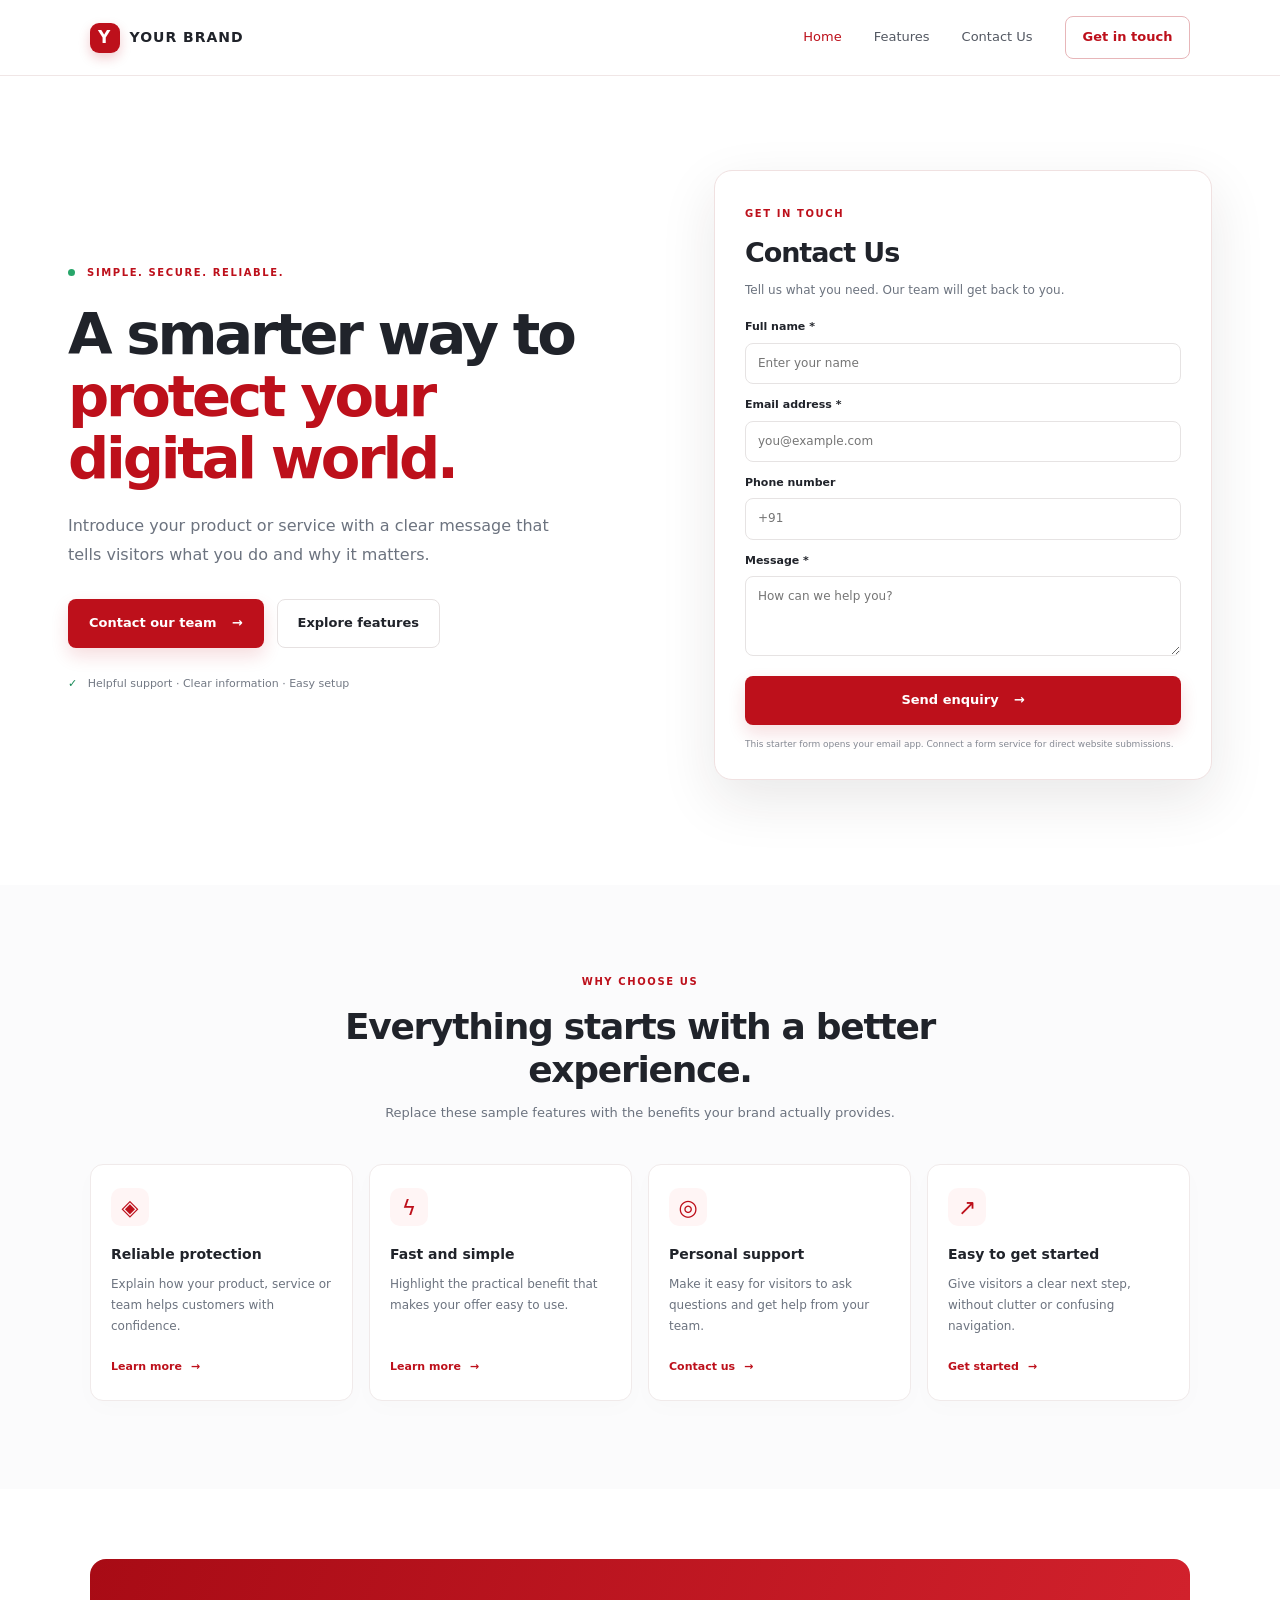
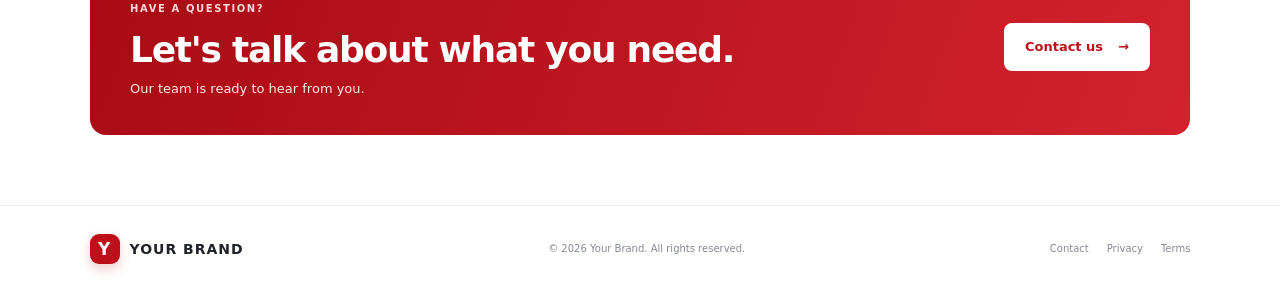
<file: index.html>
<!doctype html>
<html lang="en">
<head>
  <meta charset="utf-8">
  <meta name="viewport" content="width=device-width, initial-scale=1">
  <meta name="description" content="Discover our products, services and support options.">
  <title>Your Brand | Welcome</title>
  <link rel="stylesheet" href="styles.css">
  <meta name="google-site-verification" content="j-N8WXXa1IsybjfwcRUC06ztylhBOO2hi_dHNZVJJu8" />
</head>
<body>
  <header class="site-header">
    <a class="brand" href="index.html" aria-label="Your Brand home">
      <span class="brand-mark">Y</span><span>YOUR BRAND</span>
    </a>
    <button class="menu-toggle" aria-label="Toggle navigation" aria-expanded="false">☰</button>
    <nav class="nav-links" aria-label="Main navigation">
      <a class="active" href="index.html">Home</a>
      <a href="#features">Features</a>
      <a href="contact.html">Contact Us</a>
      <a class="nav-cta" href="contact.html">Get in touch</a>
    </nav>
  </header>

  <main>
    <section class="hero">
      <div class="hero-copy">
        <span class="eyebrow"><span class="status-dot"></span> SIMPLE. SECURE. RELIABLE.</span>
        <h1>A smarter way to <span>protect your digital world.</span></h1>
        <p class="hero-lead">Introduce your product or service with a clear message that tells visitors what you do and why it matters.</p>
        <div class="hero-actions">
          <a class="button button-primary" href="contact.html">Contact our team <span aria-hidden="true">→</span></a>
          <a class="button button-secondary" href="#features">Explore features</a>
        </div>
        <div class="trust-note"><span class="trust-icon">✓</span> Helpful support · Clear information · Easy setup</div>
      </div>
      <div class="hero-contact-card">
        <div class="hero-form-heading">
          <span class="eyebrow">GET IN TOUCH</span>
          <h2>Contact Us</h2>
          <p>Tell us what you need. Our team will get back to you.</p>
        </div>
        <form id="contact-form" class="hero-contact-form">
          <div class="form-row"><label for="name">Full name *</label><input id="name" name="name" autocomplete="name" placeholder="Enter your name" required></div>
          <div class="form-row"><label for="email">Email address *</label><input id="email" name="email" type="email" autocomplete="email" placeholder="you@example.com" required></div>
          <div class="form-row"><label for="phone">Phone number</label><input id="phone" name="phone" type="tel" autocomplete="tel" placeholder="+91"></div>
          <div class="form-row"><label for="message">Message *</label><textarea id="message" name="message" rows="3" placeholder="How can we help you?" required></textarea></div>
          <input type="hidden" name="subject" value="Website enquiry">
          <button class="button button-primary submit-button" type="submit">Send enquiry <span aria-hidden="true">→</span></button>
          <p class="form-status" id="form-status" role="status">This starter form opens your email app. Connect a form service for direct website submissions.</p>
        </form>
      </div>
    </section>

    <section class="feature-section" id="features">
      <div class="section-heading">
        <span class="eyebrow">WHY CHOOSE US</span>
        <h2>Everything starts with a better experience.</h2>
        <p>Replace these sample features with the benefits your brand actually provides.</p>
      </div>
      <div class="feature-grid">
        <article class="feature-card"><span class="feature-icon">◈</span><h3>Reliable protection</h3><p>Explain how your product, service or team helps customers with confidence.</p><a href="contact.html">Learn more <span>→</span></a></article>
        <article class="feature-card"><span class="feature-icon">ϟ</span><h3>Fast and simple</h3><p>Highlight the practical benefit that makes your offer easy to use.</p><a href="contact.html">Learn more <span>→</span></a></article>
        <article class="feature-card"><span class="feature-icon">◎</span><h3>Personal support</h3><p>Make it easy for visitors to ask questions and get help from your team.</p><a href="contact.html">Contact us <span>→</span></a></article>
        <article class="feature-card"><span class="feature-icon">↗</span><h3>Easy to get started</h3><p>Give visitors a clear next step, without clutter or confusing navigation.</p><a href="contact.html">Get started <span>→</span></a></article>
      </div>
    </section>

    <section class="cta-strip">
      <div><span class="eyebrow">HAVE A QUESTION?</span><h2>Let's talk about what you need.</h2><p>Our team is ready to hear from you.</p></div>
      <a class="button button-light" href="contact.html">Contact us <span>→</span></a>
    </section>
  </main>

  <footer class="site-footer">
    <a class="brand footer-brand" href="index.html"><span class="brand-mark">Y</span><span>YOUR BRAND</span></a>
    <p>© <span data-year></span> Your Brand. All rights reserved.</p>
    <div><a href="contact.html">Contact</a><a href="#" data-privacy>Privacy</a><a href="#" data-terms>Terms</a></div>
  </footer>


  <script src="script.js"></script>

<!--Start of Tawk.to Script-->
<script type="text/javascript">
var Tawk_API=Tawk_API||{}, Tawk_LoadStart=new Date();
(function(){
var s1=document.createElement("script"),s0=document.getElementsByTagName("script")[0];
s1.async=true;
s1.src='https://embed.tawk.to/6ae1ae9af6f5483470c15702/1k60p43fe';
s1.charset='UTF-8';
s1.setAttribute('crossorigin','*');
s0.parentNode.insertBefore(s1,s0);
})();
</script>
<!--End of Tawk.to Script-->
</body>
</html>
</file>
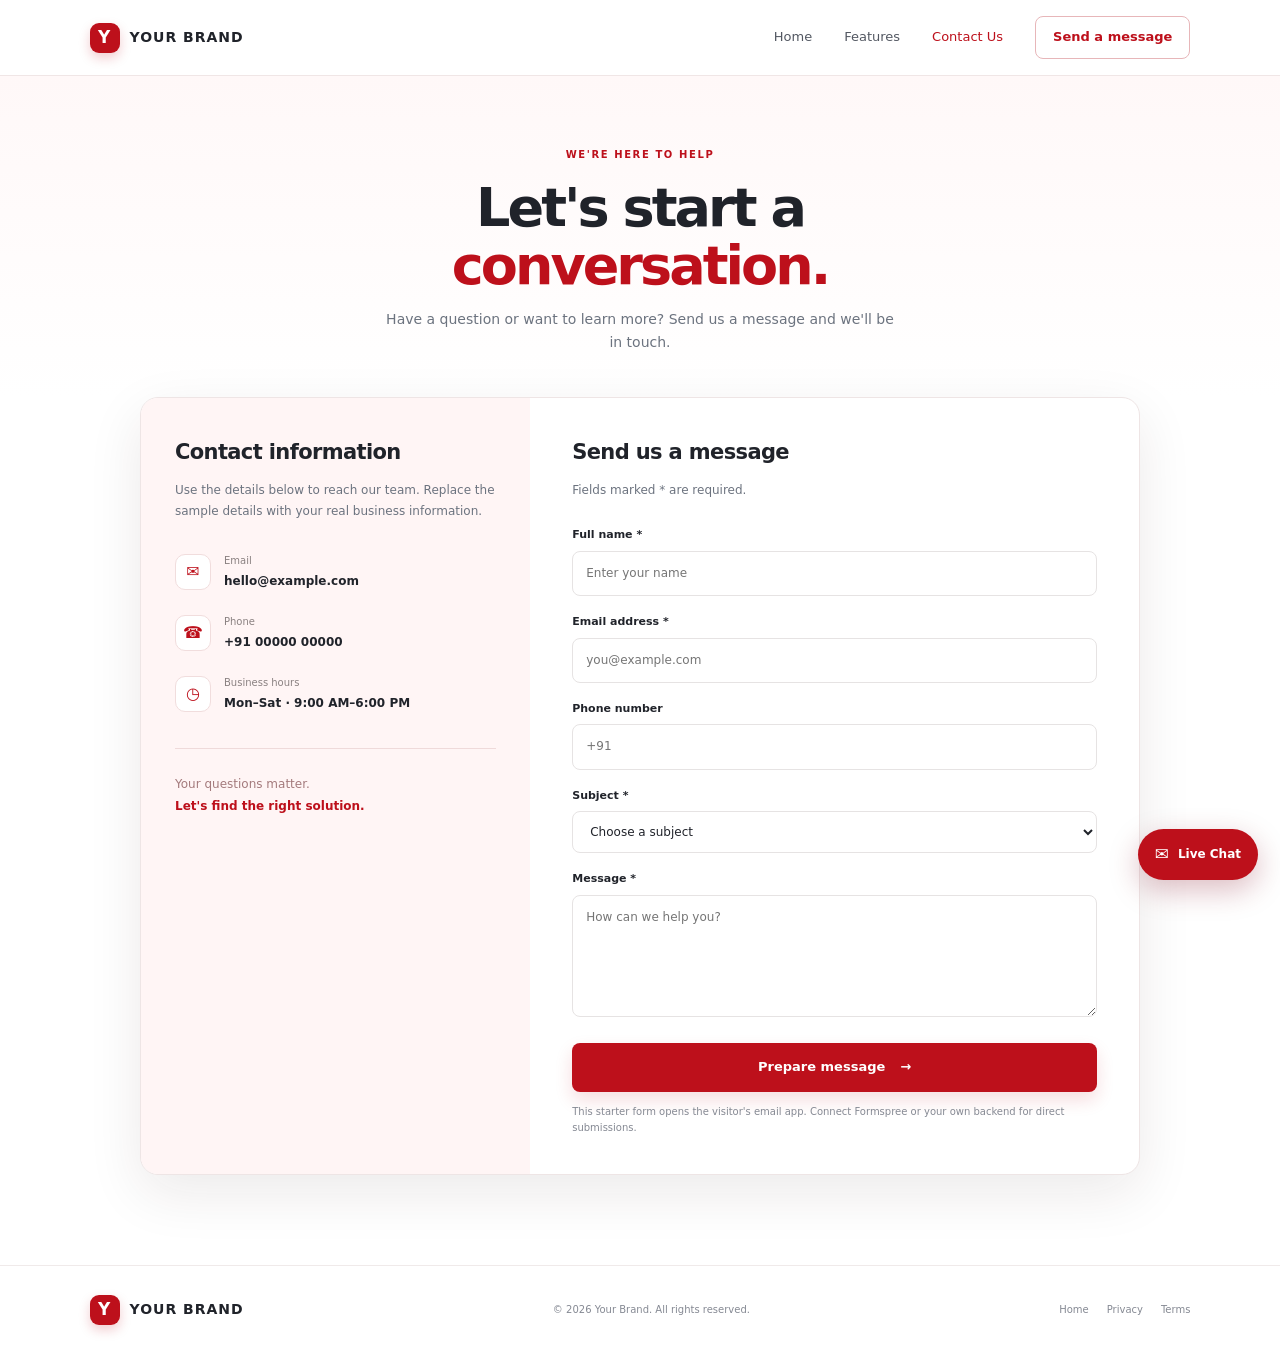
<file: contact.html>
<!doctype html>
<html lang="en">
<head>
  <meta charset="utf-8">
  <meta name="viewport" content="width=device-width, initial-scale=1">
  <meta name="description" content="Contact Your Brand for questions and support.">
  <title>Contact Us | Your Brand</title>
  <link rel="stylesheet" href="styles.css">
</head>
<body>
  <header class="site-header">
    <a class="brand" href="index.html" aria-label="Your Brand home"><span class="brand-mark">Y</span><span>YOUR BRAND</span></a>
    <button class="menu-toggle" aria-label="Toggle navigation" aria-expanded="false">☰</button>
    <nav class="nav-links" aria-label="Main navigation"><a href="index.html">Home</a><a href="index.html#features">Features</a><a class="active" href="contact.html">Contact Us</a><a class="nav-cta" href="#contact-form">Send a message</a></nav>
  </header>
  <main class="contact-main">
    <section class="contact-intro"><span class="eyebrow">WE'RE HERE TO HELP</span><h1>Let's start a <span>conversation.</span></h1><p>Have a question or want to learn more? Send us a message and we'll be in touch.</p></section>
    <section class="contact-layout">
      <aside class="contact-info">
        <h2>Contact information</h2><p>Use the details below to reach our team. Replace the sample details with your real business information.</p>
        <div class="contact-detail"><span class="detail-icon">✉</span><div><small>Email</small><a href="mailto:hello@example.com">hello@example.com</a></div></div>
        <div class="contact-detail"><span class="detail-icon">☎</span><div><small>Phone</small><a href="tel:+910000000000">+91 00000 00000</a></div></div>
        <div class="contact-detail"><span class="detail-icon">◷</span><div><small>Business hours</small><span>Mon–Sat · 9:00 AM–6:00 PM</span></div></div>
        <div class="contact-decoration">Your questions matter.<br><strong>Let's find the right solution.</strong></div>
      </aside>
      <form id="contact-form" class="contact-form">
        <div class="form-heading"><h2>Send us a message</h2><p>Fields marked * are required.</p></div>
        <div class="form-row"><label for="name">Full name *</label><input id="name" name="name" autocomplete="name" placeholder="Enter your name" required></div>
        <div class="form-row"><label for="email">Email address *</label><input id="email" name="email" type="email" autocomplete="email" placeholder="you@example.com" required></div>
        <div class="form-row"><label for="phone">Phone number</label><input id="phone" name="phone" type="tel" autocomplete="tel" placeholder="+91"></div>
        <div class="form-row"><label for="subject">Subject *</label><select id="subject" name="subject" required><option value="">Choose a subject</option><option>General enquiry</option><option>Product information</option><option>Technical support</option><option>Partnership</option><option>Other</option></select></div>
        <div class="form-row"><label for="message">Message *</label><textarea id="message" name="message" rows="5" placeholder="How can we help you?" required></textarea></div>
        <button class="button button-primary submit-button" type="submit">Prepare message <span>→</span></button>
        <p class="form-status" id="form-status" role="status">This starter form opens the visitor's email app. Connect Formspree or your own backend for direct submissions.</p>
      </form>
    </section>
  </main>
  <footer class="site-footer"><a class="brand footer-brand" href="index.html"><span class="brand-mark">Y</span><span>YOUR BRAND</span></a><p>© <span data-year></span> Your Brand. All rights reserved.</p><div><a href="index.html">Home</a><a href="#" data-privacy>Privacy</a><a href="#" data-terms>Terms</a></div></footer>
  <button class="chat-launcher" id="chat-launcher" aria-label="Open live chat"><span class="chat-bubble-icon">✉</span><span>Live Chat</span></button>
  <section class="chat-panel" id="chat-panel" aria-label="Live chat" hidden><div class="chat-header"><div><strong>Chat with us</strong><small>We'd be happy to help</small></div><button id="chat-close" aria-label="Close chat">×</button></div><div class="chat-messages" id="chat-messages"><div class="chat-message agent">Hi there! 👋 How can we help you today?</div></div><form id="chat-form" class="chat-form"><label class="sr-only" for="chat-input">Your message</label><input id="chat-input" placeholder="Type your message..." maxlength="500" required><button aria-label="Send message">➤</button></form><p class="chat-note">Demo chat: messages open your email app until a live-chat provider is connected.</p></section>
  <script src="script.js"></script>
</body>
</html>
</file>
<file: styles.css>
:root{--red:#bd101b;--red-dark:#8f0710;--ink:#20232a;--muted:#6c737f;--pale:#fff5f5;--line:#ece6e6;--white:#fff;--bg:#f8f9fb;--shadow:0 18px 55px rgba(41,25,25,.09)}
*{box-sizing:border-box}html{scroll-behavior:smooth;scroll-padding-top:90px}body{margin:0;background:var(--white);color:var(--ink);font-family:Inter,ui-sans-serif,system-ui,-apple-system,BlinkMacSystemFont,"Segoe UI",sans-serif;line-height:1.6}a{color:inherit;text-decoration:none}button,input,select,textarea{font:inherit}.site-header{height:76px;display:flex;align-items:center;justify-content:space-between;padding:0 clamp(22px,7vw,110px);border-bottom:1px solid #f0e6e6;background:#fff;position:sticky;top:0;z-index:20}.brand{display:inline-flex;align-items:center;gap:10px;font-size:14px;font-weight:850;letter-spacing:.07em}.brand-mark{width:30px;height:30px;border-radius:9px;background:var(--red);color:white;display:grid;place-items:center;font-size:17px;box-shadow:0 5px 12px #bd101b35}.nav-links{display:flex;align-items:center;gap:32px;font-size:13px;color:#535862}.nav-links a:hover,.nav-links a.active{color:var(--red)}.nav-cta{padding:10px 17px;border:1px solid #e7b6b9;border-radius:8px;color:var(--red)!important;font-weight:700}.menu-toggle{display:none;border:0;background:transparent;font-size:24px}.hero{max-width:1200px;margin:auto;padding:94px 28px 105px;display:grid;grid-template-columns:1fr .88fr;gap:80px;align-items:center;min-height:570px}.eyebrow{font-size:10px;letter-spacing:.16em;color:var(--red);font-weight:800}.status-dot{display:inline-block;width:7px;height:7px;background:#28a66a;border-radius:50%;margin-right:7px}.hero h1,.contact-intro h1{font-size:clamp(38px,4.5vw,60px);letter-spacing:-.055em;line-height:1.08;margin:20px 0 22px;font-weight:820}.hero h1 span,.contact-intro h1 span{color:var(--red)}.hero-lead{font-size:16px;line-height:1.8;color:var(--muted);max-width:490px}.hero-actions{display:flex;gap:13px;flex-wrap:wrap;margin-top:29px}.button{display:inline-flex;align-items:center;justify-content:center;gap:15px;padding:13px 20px;border-radius:8px;font-size:13px;font-weight:750;border:1px solid transparent;cursor:pointer;transition:transform .18s,box-shadow .18s}.button:hover{transform:translateY(-2px)}.button-primary{background:var(--red);color:#fff;box-shadow:0 8px 18px #bd101b24}.button-primary:hover{background:var(--red-dark)}.button-secondary{border-color:#e6e1e1;background:#fff}.trust-note{margin-top:27px;font-size:11px;color:#737984}.trust-icon{color:#168956;font-weight:900;margin-right:7px}.hero-visual{min-height:380px;position:relative;display:grid;place-items:center;background:linear-gradient(135deg,#fff1f1,#fff9f8 55%,#f7f8fa);border:1px solid #f5e6e6;border-radius:22px;overflow:hidden;padding:30px}.visual-glow{position:absolute;width:260px;height:260px;border-radius:50%;background:#e7364310;filter:blur(3px);right:-80px;top:-80px}.visual-top{position:absolute;top:18px;left:22px;right:22px;display:flex;justify-content:space-between;color:#a5a0a0;font-size:9px;letter-spacing:.12em}.window-dots{color:#c72a34;letter-spacing:2px}.product-card{z-index:1;width:min(285px,90%);background:#fff;border:1px solid #f0e4e4;border-radius:15px;box-shadow:0 18px 45px #63101812;padding:26px 25px 23px;text-align:center}.product-icon{width:48px;height:48px;background:var(--red);border-radius:14px;display:grid;place-items:center;color:#fff;font-size:26px;font-weight:800;margin:0 auto 17px;box-shadow:0 7px 15px #bd101b32}.small-label{font-size:9px;letter-spacing:.15em;color:var(--red);font-weight:800;margin:0}.product-card h2{margin:3px 0 4px;font-size:24px}.muted{font-size:11px;color:#858993;margin:0 0 20px}.preview-line{display:flex;align-items:center;gap:9px;margin:11px 0}.preview-line span{height:7px;background:#eee9e9;border-radius:10px;width:65%}.preview-line i{height:7px;background:#f5dfe0;border-radius:10px;flex:1}.preview-line.short span{width:40%}.preview-button{width:100%;margin-top:12px;padding:10px;font-size:11px}.floating-chip{position:absolute;z-index:2;right:2%;bottom:34px;display:flex;gap:10px;align-items:center;padding:12px 15px;background:#fff;border:1px solid #f0e5e5;border-radius:11px;box-shadow:var(--shadow);font-size:10px}.chip-check{display:grid;place-items:center;width:28px;height:28px;border-radius:50%;background:#e8f7ef;color:#168956;font-weight:900}.floating-chip b,.floating-chip small{display:block}.floating-chip small{color:#858993;margin-top:2px}.feature-section{background:#fbfbfc;padding:82px 28px 88px}.section-heading{text-align:center;max-width:610px;margin:0 auto 40px}.section-heading h2,.cta-strip h2{font-size:clamp(26px,3vw,36px);line-height:1.2;letter-spacing:-.035em;margin:12px 0}.section-heading p,.cta-strip p{font-size:13px;color:var(--muted);margin:0}.feature-grid{max-width:1100px;margin:auto;display:grid;grid-template-columns:repeat(4,1fr);gap:16px}.feature-card{background:#fff;border:1px solid #f0eaea;border-radius:13px;padding:23px 20px;box-shadow:0 7px 24px #22222204;transition:transform .2s,border-color .2s}.feature-card:hover{transform:translateY(-4px);border-color:#e9b5b8}.feature-icon{display:grid;place-items:center;width:38px;height:38px;border-radius:10px;background:var(--pale);color:var(--red);font-size:22px}.feature-card h3{font-size:14px;margin:17px 0 8px}.feature-card p{font-size:12px;line-height:1.75;color:var(--muted);min-height:63px;margin:0 0 15px}.feature-card a{font-size:11px;color:var(--red);font-weight:800}.feature-card a span{margin-left:5px}.cta-strip{max-width:1100px;margin:70px auto;padding:35px 40px;border-radius:16px;background:linear-gradient(110deg,#a80b15,#d3222d);color:white;display:flex;align-items:center;justify-content:space-between;gap:24px}.cta-strip .eyebrow{color:#ffd9da}.cta-strip h2{margin:8px 0}.cta-strip p{color:#ffe5e6}.button-light{background:#fff;color:var(--red);white-space:nowrap}.site-footer{border-top:1px solid #f0eaea;min-height:88px;padding:23px clamp(22px,7vw,110px);display:flex;align-items:center;justify-content:space-between;gap:20px;color:#858993;font-size:10px}.footer-brand{color:var(--ink)}.site-footer>div{display:flex;gap:18px}.site-footer a:hover{color:var(--red)}
/* Contact page */.contact-main{background:linear-gradient(180deg,#fff8f8 0,#fff 320px);padding:64px 24px 90px}.contact-intro{text-align:center;max-width:660px;margin:0 auto 44px}.contact-intro h1{font-size:clamp(36px,4.4vw,54px);margin:13px 0}.contact-intro p{color:var(--muted);font-size:14px;max-width:510px;margin:0 auto}.contact-layout{max-width:1000px;margin:auto;display:grid;grid-template-columns:.78fr 1.22fr;border:1px solid #eee5e5;border-radius:18px;overflow:hidden;box-shadow:var(--shadow);background:white}.contact-info{padding:38px 34px;background:#fff5f5;position:relative;overflow:hidden}.contact-info h2,.form-heading h2{font-size:21px;letter-spacing:-.03em;margin:0 0 10px}.contact-info>p,.form-heading p{font-size:12px;color:var(--muted);line-height:1.8;margin:0 0 30px}.contact-detail{display:flex;gap:13px;align-items:center;margin:23px 0}.detail-icon{width:36px;height:36px;border-radius:10px;background:white;color:var(--red);display:grid;place-items:center;border:1px solid #f1dddd}.contact-detail small,.contact-detail div>span,.contact-detail a{display:block}.contact-detail small{font-size:10px;color:#8a8181;margin-bottom:3px}.contact-detail a,.contact-detail div>span{font-size:12px;font-weight:650;overflow-wrap:anywhere}.contact-decoration{border-top:1px solid #efdada;margin-top:35px;padding-top:25px;color:#a47a7c;font-size:12px;line-height:1.8}.contact-decoration strong{color:var(--red)}.contact-form{padding:38px 42px}.form-heading{margin-bottom:25px}.form-heading p{margin:0}.form-row{margin-bottom:17px}.form-row label{display:block;font-size:11px;font-weight:750;margin-bottom:7px}.form-row input,.form-row select,.form-row textarea,.chat-form input{width:100%;border:1px solid #e6e3e3;border-radius:8px;padding:12px 13px;color:var(--ink);background:#fff;font-size:12px;outline:none}.form-row input:focus,.form-row select:focus,.form-row textarea:focus,.chat-form input:focus{border-color:#d34a52;box-shadow:0 0 0 3px #bd101b12}.form-row textarea{resize:vertical;min-height:120px}.submit-button{width:100%;margin-top:2px}.form-status{font-size:10px;line-height:1.6;color:#858993;margin:12px 0 0}.form-status.error{color:var(--red)}.form-status.success{color:#168956}
/* Chat widget */.chat-launcher{position:fixed;right:22px;bottom:20px;z-index:50;display:flex;align-items:center;gap:9px;border:0;border-radius:30px;background:var(--red);color:#fff;padding:12px 17px;box-shadow:0 10px 30px #7f071c45;font-size:12px;font-weight:800;cursor:pointer}.chat-bubble-icon{font-size:17px}.chat-panel{position:fixed;z-index:51;right:22px;bottom:78px;width:min(350px,calc(100vw - 32px));height:410px;background:#fff;border:1px solid #eee0e0;border-radius:16px;box-shadow:0 20px 70px #26101330;overflow:hidden;display:flex;flex-direction:column}.chat-panel[hidden]{display:none}.chat-header{background:var(--red);color:white;padding:17px 18px;display:flex;align-items:center;justify-content:space-between}.chat-header strong,.chat-header small{display:block}.chat-header strong{font-size:14px}.chat-header small{font-size:10px;color:#ffe0e1;margin-top:2px}.chat-header button{border:0;background:transparent;color:white;font-size:25px;cursor:pointer}.chat-messages{padding:17px;flex:1;overflow:auto;background:#fffafa}.chat-message{font-size:12px;padding:11px 13px;border-radius:12px;max-width:88%;margin-bottom:10px;line-height:1.6;overflow-wrap:anywhere}.chat-message.agent{background:white;border:1px solid #f0e4e4;border-top-left-radius:3px}.chat-message.visitor{background:#bd101b;color:white;margin-left:auto;border-top-right-radius:3px}.chat-form{padding:12px;display:flex;gap:8px;border-top:1px solid #f0eaea}.chat-form input{flex:1;min-width:0}.chat-form button{width:40px;border:0;border-radius:8px;background:var(--red);color:white;cursor:pointer}.chat-note{font-size:9px;line-height:1.5;color:#89828a;padding:0 13px 10px;margin:0}.sr-only{position:absolute;width:1px;height:1px;padding:0;margin:-1px;overflow:hidden;clip:rect(0,0,0,0);white-space:nowrap;border:0}
@media(max-width:850px){.hero{gap:35px;padding-top:65px}.feature-grid{grid-template-columns:repeat(2,1fr)}.cta-strip{margin:45px 22px}.contact-layout{max-width:680px}.contact-info{padding:30px 24px}.contact-form{padding:30px 25px}}
@media(max-width:640px){.site-header{height:66px;padding:0 20px}.menu-toggle{display:block}.nav-links{display:none;position:absolute;left:0;right:0;top:65px;background:white;padding:18px 22px 22px;border-bottom:1px solid var(--line);box-shadow:0 12px 20px #0000000b;flex-direction:column;align-items:stretch;gap:17px}.nav-links.open{display:flex}.nav-cta{text-align:center}.hero{grid-template-columns:1fr;padding:57px 22px 65px;gap:35px}.hero h1{font-size:43px}.hero-visual{min-height:350px;padding:20px}.floating-chip{right:1%;bottom:18px}.feature-section{padding:60px 20px}.section-heading{margin-bottom:28px}.feature-grid{gap:11px}.feature-card{padding:17px 14px}.feature-card p{min-height:105px}.cta-strip{padding:28px 23px;align-items:flex-start;flex-direction:column}.site-footer{padding:23px 20px;flex-wrap:wrap;justify-content:center;text-align:center}.site-footer p{width:100%;order:3;margin:0}.contact-main{padding:50px 16px 65px}.contact-layout{grid-template-columns:1fr}.contact-info{padding:28px 24px}.contact-form{padding:28px 22px}.contact-decoration{margin-top:24px}.chat-launcher{right:14px;bottom:14px}.chat-panel{right:12px;bottom:72px}}
@media(prefers-reduced-motion:reduce){html{scroll-behavior:auto}*,*::before,*::after{transition:none!important}}

/* Contact form placed at the top of the landing page */
.hero-contact-card{position:relative;background:#fff;border:1px solid #f0e1e1;border-radius:18px;padding:28px 30px;box-shadow:0 20px 55px rgba(41,25,25,.10)}
.hero-form-heading{margin-bottom:18px}
.hero-form-heading h2{font-size:27px;letter-spacing:-.04em;margin:6px 0}
.hero-form-heading p{font-size:12px;color:var(--muted);margin:0;line-height:1.7}
.hero-contact-form .form-row{margin-bottom:12px}
.hero-contact-form .form-row label{font-size:11px}
.hero-contact-form .form-row input,.hero-contact-form .form-row textarea{padding:10px 12px;font-size:12px}
.hero-contact-form .form-row textarea{min-height:75px}
.hero-contact-form .submit-button{width:100%;margin-top:1px}
.hero-contact-form .form-status{font-size:9px}
@media(max-width:640px){.hero-contact-card{padding:23px 20px}.hero-form-heading h2{font-size:24px}}
</file>
